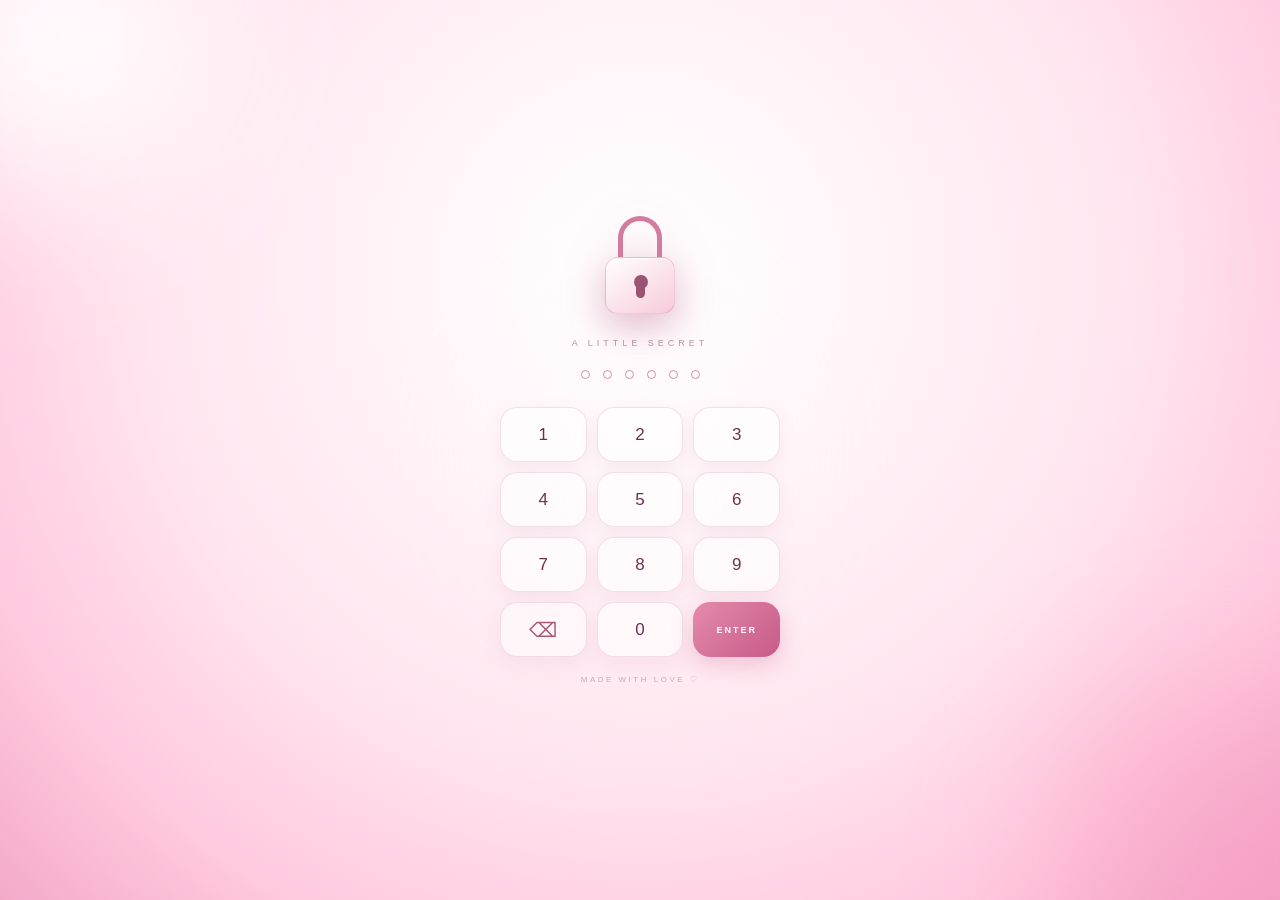
<file: index.html>
<!DOCTYPE html>
<html lang="en">

<head>

    <meta charset="UTF-8">

    <meta
        name="viewport"
        content="width=device-width, initial-scale=1.0, maximum-scale=1.0, user-scalable=no"
    >

    <title>For Fariha 💗</title>

    <style>

        * {
            margin: 0;
            padding: 0;
            box-sizing: border-box;
        }

        html,
        body {
            width: 100%;
            height: 100%;
            overflow: hidden;
            position: fixed;
            inset: 0;
            background: #fff5f9;
        }

        #page {
            position: fixed;
            inset: 0;

            width: 100%;
            height: 100%;

            border: none;

            display: block;
        }

        #music {
            display: none;
        }

    </style>

</head>


<body>


    <!-- =========================
         BACKGROUND MUSIC
    ========================== -->

    <audio
        id="music"
        src="every-breath-you-take-instrumental.mp3"
        preload="auto"
        loop
    ></audio>


    <!-- =========================
         WEBSITE PAGES
    ========================== -->

    <iframe
        id="page"
        src="lock.html"
        allow="autoplay"
    ></iframe>


    <script>

        const music =
            document.getElementById("music");


        /*
            Volume
            0.55 = 55%
        */

        music.volume = 0.55;


        /*
            This function is called
            when the correct PIN is entered.
        */

        window.startMusic = function () {

            if (music.paused) {

                music.play()
                    .then(() => {

                        console.log(
                            "Music started"
                        );

                    })
                    .catch((error) => {

                        console.log(
                            "Music could not start:",
                            error
                        );

                    });

            }

        };


        /*
            Keep music alive even when
            the iframe changes pages.
        */

        window.getMusicTime = function () {

            return music.currentTime;

        };


        /*
            Optional volume control
        */

        window.setMusicVolume = function (
            volume
        ) {

            music.volume = volume;

        };

    </script>


</body>

</html>
</file>
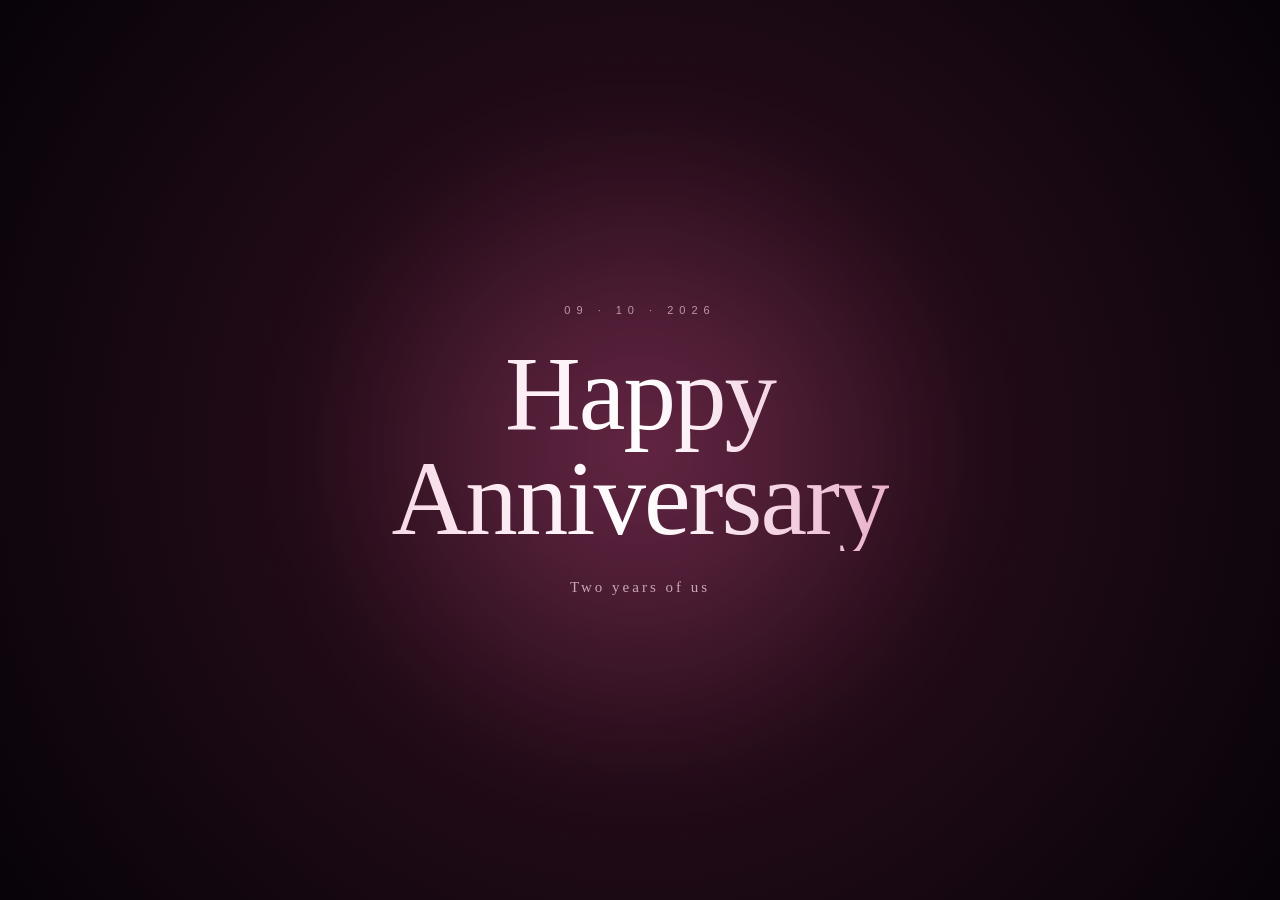
<file: anniversary.html>
<!DOCTYPE html>
<html lang="en">
<head>
    <meta charset="UTF-8">
    <meta name="viewport" content="width=device-width, initial-scale=1.0">

    <title>Happy Anniversary 💗</title>

    <style>
        * {
            margin: 0;
            padding: 0;
            box-sizing: border-box;
        }

        html,
        body {
            width: 100%;
            height: 100%;
            overflow: hidden;
        }

        body {
            background:
                radial-gradient(
                    circle at center,
                    #4b1831 0%,
                    #210b17 45%,
                    #070308 100%
                );

            color: white;
            font-family: Georgia, serif;
        }

        .screen {
            width: 100%;
            height: 100vh;

            display: flex;
            justify-content: center;
            align-items: center;

            position: relative;

            overflow: hidden;
        }

        /* Soft light */

        .light {
            position: absolute;

            width: 450px;
            height: 450px;

            border-radius: 50%;

            background: rgba(255, 120, 180, .12);

            filter: blur(90px);

            animation: lightPulse 4s ease-in-out infinite;
        }

        /* Main text */

        .content {
            text-align: center;

            position: relative;
            z-index: 2;

            animation: contentReveal 2s ease forwards;
        }

        .date {
            font-family: Arial, sans-serif;

            font-size: 11px;

            letter-spacing: 6px;

            text-transform: uppercase;

            color: rgba(255, 220, 235, .65);

            margin-bottom: 25px;

            opacity: 0;

            animation: fadeUp 1.2s ease .4s forwards;
        }

        h1 {
            font-size: clamp(48px, 9vw, 105px);

            font-weight: 400;

            line-height: 1;

            letter-spacing: -2px;

            background:
                linear-gradient(
                    90deg,
                    #f8d9e7,
                    #ffffff,
                    #eab0cc
                );

            -webkit-background-clip: text;
            background-clip: text;

            color: transparent;

            opacity: 0;

            animation:
                titleReveal 1.8s cubic-bezier(.2,.8,.2,1)
                .8s forwards;
        }

        .subtitle {
            margin-top: 28px;

            font-size: 15px;

            letter-spacing: 3px;

            color: rgba(255, 225, 238, .7);

            opacity: 0;

            animation: fadeUp 1.3s ease 1.6s forwards;
        }

        /* Floating hearts */

        .heart {
            position: absolute;

            font-size: 15px;

            opacity: 0;

            animation: floatHeart 4s ease-in-out infinite;
        }

        .heart1 {
            left: 15%;
            top: 25%;
            animation-delay: .5s;
        }

        .heart2 {
            right: 16%;
            top: 30%;
            animation-delay: 1.4s;
        }

        .heart3 {
            left: 25%;
            bottom: 22%;
            animation-delay: 2s;
        }

        .heart4 {
            right: 25%;
            bottom: 25%;
            animation-delay: 2.7s;
        }

        /* Animations */

        @keyframes contentReveal {

            from {
                transform: scale(.92);
            }

            to {
                transform: scale(1);
            }
        }

        @keyframes titleReveal {

            from {
                opacity: 0;
                transform: translateY(35px) scale(.95);
                filter: blur(10px);
            }

            to {
                opacity: 1;
                transform: translateY(0) scale(1);
                filter: blur(0);
            }
        }

        @keyframes fadeUp {

            from {
                opacity: 0;
                transform: translateY(18px);
            }

            to {
                opacity: 1;
                transform: translateY(0);
            }
        }

        @keyframes lightPulse {

            0%,100% {
                transform: scale(.9);
                opacity: .6;
            }

            50% {
                transform: scale(1.15);
                opacity: 1;
            }
        }

        @keyframes floatHeart {

            0% {
                opacity: 0;
                transform: translateY(25px) scale(.7);
            }

            30% {
                opacity: .7;
            }

            70% {
                opacity: .5;
            }

            100% {
                opacity: 0;
                transform: translateY(-35px) scale(1.1);
            }
        }

        /* Mobile */

        @media(max-width:600px) {

            h1 {
                letter-spacing: -1px;
            }

            .date {
                letter-spacing: 4px;
            }

            .subtitle {
                font-size: 12px;
                letter-spacing: 2px;
            }
        }
    </style>
</head>

<body>

    <div class="screen">

        <div class="light"></div>

        <div class="heart heart1">♡</div>
        <div class="heart heart2">♡</div>
        <div class="heart heart3">♡</div>
        <div class="heart heart4">♡</div>

        <div class="content">

            <div class="date">
                09 · 10 · 2026
            </div>

            <h1>
                Happy<br>
                Anniversary
            </h1>

            <div class="subtitle">
                Two years of us
            </div>

        </div>

    </div>


    <script>

        /* Automatically continue after 3.8 seconds */

        setTimeout(() => {

            document.body.style.transition =
                "opacity 1.1s ease, transform 1.1s ease";

            document.body.style.opacity = "0";
            document.body.style.transform =
                "translateY(-45px)";

            setTimeout(() => {

                window.location.href = "lilies.html";

            }, 1100);

        }, 3800);

    </script>

</body>
</html>
</file>
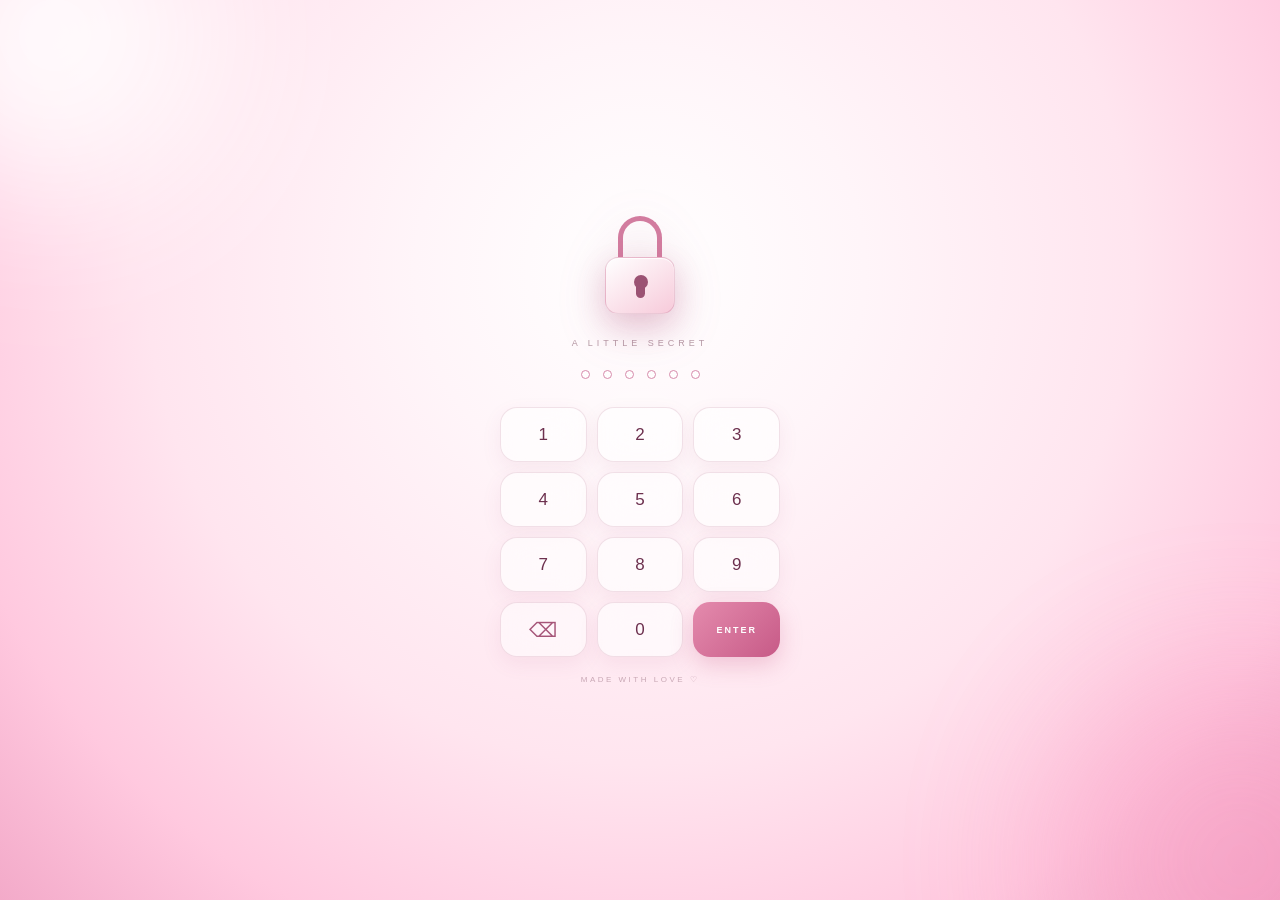
<file: lock.html>
<!DOCTYPE html>
<html lang="en">

<head>

    <meta charset="UTF-8">

    <meta
        name="viewport"
        content="width=device-width, initial-scale=1.0, maximum-scale=1.0, user-scalable=no"
    >

    <title>For Fariha 💗</title>


    <style>

        * {
            margin: 0;
            padding: 0;
            box-sizing: border-box;
        }

        html,
        body {
            width: 100%;
            height: 100%;
            margin: 0;
            padding: 0;
            overflow: hidden;
            position: fixed;
            inset: 0;
            overscroll-behavior: none;
        }

        body {
            display: flex;
            justify-content: center;
            align-items: center;
            font-family: Arial, sans-serif;
            color: #642f49;

            background:
                radial-gradient(
                    circle at 50% 30%,
                    #ffffff 0%,
                    #fff5f9 25%,
                    #ffe5ef 55%,
                    #ffc9df 80%,
                    #f3aac9 100%
                );

            touch-action: none;

            -webkit-user-select: none;
            user-select: none;

            -webkit-touch-callout: none;
        }

        .glow {
            position: fixed;
            border-radius: 50%;
            pointer-events: none;
            filter: blur(75px);
            z-index: 0;
        }

        .glow.one {
            width: 330px;
            height: 330px;
            top: -130px;
            left: -110px;
            background: #ffffff;
            opacity: .9;
        }

        .glow.two {
            width: 380px;
            height: 380px;
            right: -150px;
            bottom: -150px;
            background: #f58eb9;
            opacity: .38;
        }

        .glow.three {
            width: 220px;
            height: 220px;
            left: 50%;
            top: 50%;
            transform: translate(-50%, -50%);
            background: #ffffff;
            opacity: .35;
            filter: blur(100px);
        }

        .petal {
            position: fixed;
            width: 7px;
            height: 11px;
            border-radius: 100% 0 100% 0;
            background: rgba(255,255,255,.75);
            pointer-events: none;
            opacity: 0;
            animation: floatingPetal linear infinite;
        }

        .petal.one {
            left: 12%;
            top: 10%;
            animation-duration: 7s;
        }

        .petal.two {
            left: 82%;
            top: 5%;
            animation-duration: 9s;
            animation-delay: 2s;
        }

        .petal.three {
            left: 25%;
            top: 35%;
            animation-duration: 8s;
            animation-delay: 1s;
        }

        .petal.four {
            left: 75%;
            top: 45%;
            animation-duration: 10s;
            animation-delay: 3s;
        }

        @keyframes floatingPetal {

            0% {
                transform:
                    translateY(-30px)
                    rotate(0deg);
                opacity: 0;
            }

            15% {
                opacity: .7;
            }

            50% {
                transform:
                    translateY(45vh)
                    translateX(25px)
                    rotate(180deg);
                opacity: .45;
            }

            100% {
                transform:
                    translateY(110vh)
                    translateX(-20px)
                    rotate(360deg);
                opacity: 0;
            }
        }

        .lock-screen {
            position: fixed;
            inset: 0;
            width: 100%;
            height: 100dvh;

            display: flex;
            flex-direction: column;
            justify-content: center;
            align-items: center;

            padding: 20px;
            overflow: hidden;
            z-index: 10;
        }

        .lock {
            position: relative;
            width: 82px;
            height: 98px;
            margin-bottom: 24px;

            filter:
                drop-shadow(
                    0 10px 22px
                    rgba(175,65,110,.22)
                );

            animation:
                lockFloat
                3s
                ease-in-out
                infinite;
        }

        .shackle {
            position: absolute;
            width: 44px;
            height: 49px;
            left: 19px;
            top: 0;

            border:
                5px solid
                #d27c9f;

            border-bottom: none;

            border-radius:
                25px 25px 0 0;
        }

        .lock-body {
            position: absolute;
            width: 70px;
            height: 57px;
            left: 6px;
            bottom: 0;

            border-radius: 13px;

            background:
                linear-gradient(
                    145deg,
                    #ffffff,
                    #f7cada
                );

            border:
                1px solid
                rgba(180,85,125,.25);

            box-shadow:
                0 12px 30px
                rgba(180,70,120,.18),

                inset
                0 1px 1px
                rgba(255,255,255,.9);
        }

        .keyhole {
            position: absolute;
            width: 9px;
            height: 18px;
            left: 30px;
            top: 22px;

            background: #9b5273;
            border-radius: 8px;
        }

        .keyhole::before {
            content: "";

            position: absolute;
            width: 14px;
            height: 14px;

            left: -2.5px;
            top: -5px;

            border-radius: 50%;
            background: #9b5273;
        }

        @keyframes lockFloat {

            0%,100% {
                transform: translateY(0);
            }

            50% {
                transform: translateY(-7px);
            }
        }

        .hint {
            font-size: 9px;
            letter-spacing: 4px;
            text-transform: uppercase;
            color: rgba(100,45,70,.48);
            margin-bottom: 16px;
        }

        .dots {
            display: flex;
            justify-content: center;
            align-items: center;
            gap: 13px;
            height: 20px;
            margin-bottom: 23px;
        }

        .dot {
            width: 9px;
            height: 9px;
            border-radius: 50%;

            background:
                rgba(255,255,255,.7);

            border:
                1px solid
                #d68aaa;

            transition: .25s ease;
        }

        .dot.active {
            background: #d65b90;
            border-color: #d65b90;

            box-shadow:
                0 0 13px
                rgba(214,91,144,.6);

            transform: scale(1.18);
        }

        .keypad {
            width: min(280px, 85vw);

            display: grid;

            grid-template-columns:
                repeat(3, 1fr);

            gap: 10px;
        }

        .key {
            height: 55px;
            border-radius: 17px;

            border:
                1px solid
                rgba(170,80,120,.16);

            background:
                rgba(255,255,255,.62);

            backdrop-filter: blur(15px);
            -webkit-backdrop-filter: blur(15px);

            color: #6d304e;
            font-size: 17px;
            cursor: pointer;

            box-shadow:
                0 7px 20px
                rgba(170,70,110,.08);

            transition:
                transform .15s ease,
                background .2s ease,
                box-shadow .2s ease;
        }

        .key:hover {
            background:
                rgba(255,255,255,.9);

            box-shadow:
                0 10px 25px
                rgba(170,70,110,.13);
        }

        .key:active {
            transform: scale(.91);
        }

        .key.enter {
            border: none;
            color: white;

            font-size: 9px;
            font-weight: 600;
            letter-spacing: 2px;

            background:
                linear-gradient(
                    135deg,
                    #e48bad,
                    #c75a87
                );

            box-shadow:
                0 8px 22px
                rgba(195,75,125,.25);
        }

        .key.delete {
            font-size: 20px;
            color: #a65578;

            background:
                rgba(255,255,255,.5);
        }

        .private {
            margin-top: 18px;

            font-size: 8px;
            letter-spacing: 2.5px;
            text-transform: uppercase;

            color:
                rgba(100,45,70,.35);
        }

        .shake {
            animation:
                shake
                .35s
                ease;
        }

        @keyframes shake {

            0%,100% {
                transform: translateX(0);
            }

            25% {
                transform: translateX(-8px);
            }

            75% {
                transform: translateX(8px);
            }
        }

        @media(max-height: 680px) {

            .lock {
                transform: scale(.78);
                margin-bottom: 8px;
            }

            .hint {
                margin-bottom: 9px;
            }

            .dots {
                margin-bottom: 13px;
            }

            .keypad {
                gap: 7px;
            }

            .key {
                height: 45px;
                border-radius: 14px;
            }

            .private {
                margin-top: 10px;
            }
        }

        @media(max-width: 350px) {

            .keypad {
                width: 250px;
            }

            .key {
                height: 50px;
            }

            .dots {
                gap: 11px;
            }
        }

    </style>

</head>


<body>


    <div class="glow one"></div>
    <div class="glow two"></div>
    <div class="glow three"></div>


    <div class="petal one"></div>
    <div class="petal two"></div>
    <div class="petal three"></div>
    <div class="petal four"></div>


    <main
        class="lock-screen"
        id="lockScreen"
    >

        <div class="lock">

            <div class="shackle"></div>

            <div class="lock-body">

                <div class="keyhole"></div>

            </div>

        </div>


        <div class="hint">
            A little secret
        </div>


        <div class="dots">

            <span class="dot"></span>
            <span class="dot"></span>
            <span class="dot"></span>
            <span class="dot"></span>
            <span class="dot"></span>
            <span class="dot"></span>

        </div>


        <div class="keypad">


            <button
                class="key"
                onclick="press(1)"
            >
                1
            </button>


            <button
                class="key"
                onclick="press(2)"
            >
                2
            </button>


            <button
                class="key"
                onclick="press(3)"
            >
                3
            </button>


            <button
                class="key"
                onclick="press(4)"
            >
                4
            </button>


            <button
                class="key"
                onclick="press(5)"
            >
                5
            </button>


            <button
                class="key"
                onclick="press(6)"
            >
                6
            </button>


            <button
                class="key"
                onclick="press(7)"
            >
                7
            </button>


            <button
                class="key"
                onclick="press(8)"
            >
                8
            </button>


            <button
                class="key"
                onclick="press(9)"
            >
                9
            </button>


            <button
                class="key delete"
                onclick="deleteLast()"
            >
                ⌫
            </button>


            <button
                class="key"
                onclick="press(0)"
            >
                0
            </button>


            <button
                class="key enter"
                onclick="checkPIN()"
            >
                ENTER
            </button>


        </div>


        <div class="private">
            made with love ♡
        </div>


    </main>


    <script>

        /* =========================
           PIN SYSTEM
        ========================== */

        const correctPIN = "091721";

        let enteredPIN = "";


        const dots =
            document.querySelectorAll(".dot");


        const lockScreen =
            document.getElementById("lockScreen");


        /* =========================
           NUMBER PRESS
        ========================== */

        function press(number) {

            if (enteredPIN.length >= 6) {
                return;
            }

            enteredPIN += number;

            updateDots();

        }


        /* =========================
           DELETE
        ========================== */

        function deleteLast() {

            enteredPIN =
                enteredPIN.slice(0, -1);

            updateDots();

        }


        /* =========================
           UPDATE DOTS
        ========================== */

        function updateDots() {

            dots.forEach(
                (dot, index) => {

                    if (
                        index <
                        enteredPIN.length
                    ) {

                        dot.classList.add(
                            "active"
                        );

                    } else {

                        dot.classList.remove(
                            "active"
                        );

                    }

                }
            );

        }


        /* =========================
           CHECK PIN
        ========================== */

        function checkPIN() {

            if (
                enteredPIN ===
                correctPIN
            ) {

                /*
                 * START MUSIC
                 * The audio is controlled
                 * by the parent index.html.
                 */

                if (
                    window.parent &&
                    window.parent !== window &&
                    typeof window.parent.startMusic === "function"
                ) {

                    window.parent.startMusic();

                }


                /*
                 * Fade out lock screen
                 */

                document.body.style.transition =
                    "opacity 1s ease, transform 1s ease";

                document.body.style.opacity =
                    "0";

                document.body.style.transform =
                    "translateY(-30px)";


                /*
                 * Move to unlocked page
                 */

                setTimeout(() => {

                    window.location.href =
                        "unlocked.html";

                }, 1000);


            } else {

                /*
                 * Wrong PIN shake
                 */

                lockScreen.classList.remove(
                    "shake"
                );

                void lockScreen.offsetWidth;

                lockScreen.classList.add(
                    "shake"
                );


                /*
                 * Go to error page
                 */

                setTimeout(() => {

                    window.location.href =
                        "error.html";

                }, 400);

            }

        }

    </script>


</body>

</html>
</file>
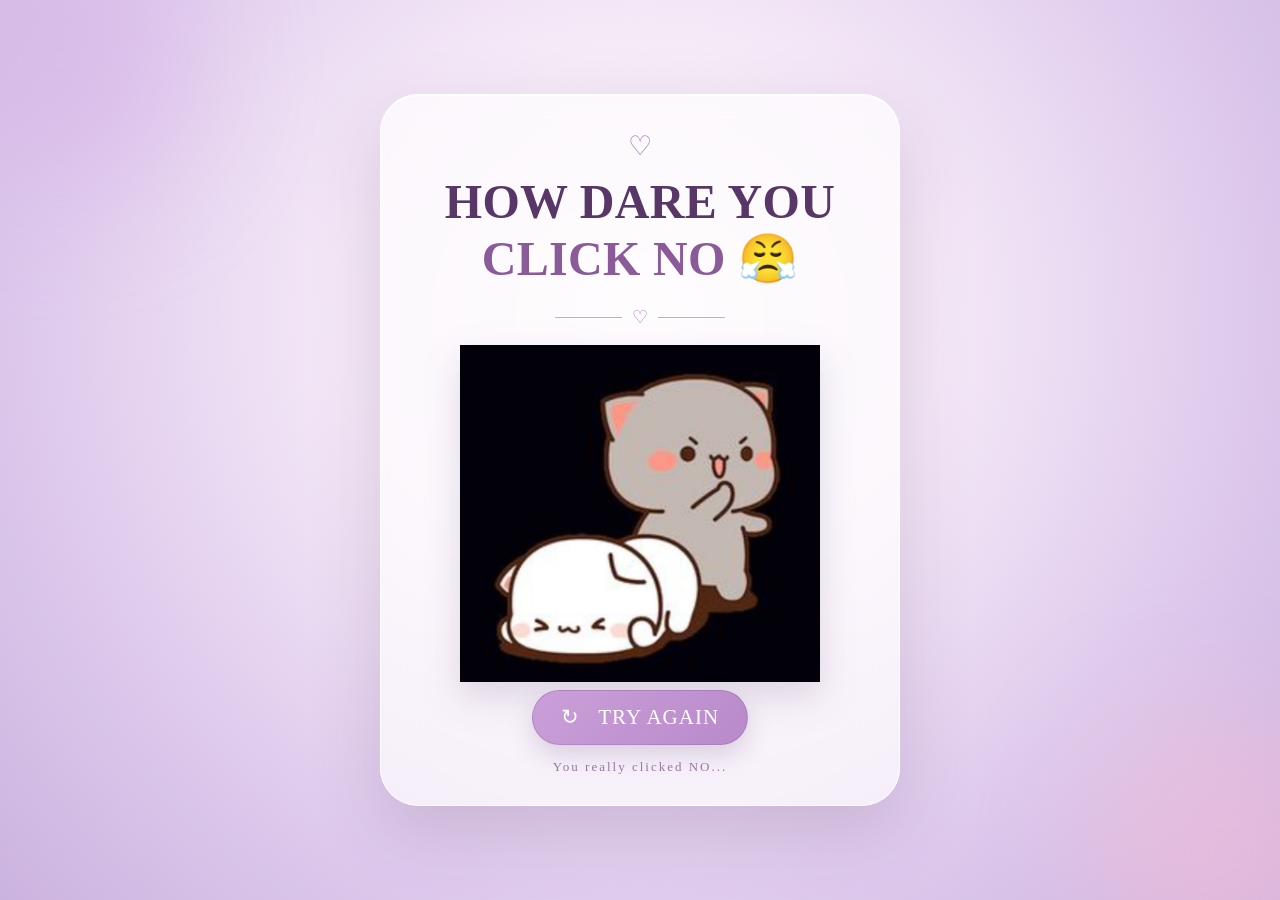
<file: no.html>
<!DOCTYPE html>
<html lang="en">
<head>
    <meta charset="UTF-8">
    <meta name="viewport" content="width=device-width, initial-scale=1.0, maximum-scale=1.0, user-scalable=no">

    <title>Really? 😭</title>

    <style>
        * {
            margin: 0;
            padding: 0;
            box-sizing: border-box;
        }

        html,
        body {
            width: 100%;
            height: 100%;
            overflow: hidden;
            position: fixed;
            inset: 0;
        }

        body {
            font-family: "Times New Roman", Times, serif;
            color: #50385f;

            background:
                radial-gradient(
                    circle at 50% 35%,
                    #fff8fc 0%,
                    #f4e8f7 35%,
                    #dfcbed 68%,
                    #cbb3df 100%
                );
        }

        /* Soft background glow */

        body::before,
        body::after {
            content: "";
            position: fixed;

            border-radius: 50%;

            filter: blur(60px);

            pointer-events: none;
        }

        body::before {
            width: 260px;
            height: 260px;

            top: -70px;
            left: -70px;

            background: rgba(216, 181, 232, .55);
        }

        body::after {
            width: 280px;
            height: 280px;

            right: -90px;
            bottom: -90px;

            background: rgba(247, 190, 218, .5);
        }

        /* Main */

        .page {
            width: 100%;
            height: 100vh;

            display: flex;
            justify-content: center;
            align-items: center;

            padding: 18px;

            animation: pageIn .9s ease forwards;
        }

        .card {
            width: min(92vw, 520px);
            min-height: 650px;

            padding: 35px 25px 30px;

            display: flex;
            flex-direction: column;
            align-items: center;
            justify-content: center;

            text-align: center;

            background: rgba(255, 255, 255, .66);

            border: 1px solid rgba(255,255,255,.9);

            border-radius: 38px;

            box-shadow:
                0 25px 70px rgba(88, 57, 105, .20),
                inset 0 1px 0 rgba(255,255,255,.95);

            backdrop-filter: blur(18px);
            -webkit-backdrop-filter: blur(18px);

            position: relative;
        }

        /* Top heart */

        .top-heart {
            font-size: 27px;

            color: #a77ab8;

            margin-bottom: 15px;

            animation:
                fadeDown .8s ease both,
                softBeat 2.5s ease-in-out 1s infinite;
        }

        /* Message */

        .message {
            font-family: "Times New Roman", Times, serif;

            font-size: clamp(34px, 8vw, 48px);

            line-height: 1.05;

            font-weight: 700;

            color: #583768;

            letter-spacing: .3px;

            animation: shakeIn .8s ease .15s both;
        }

        .message span {
            display: block;

            color: #8a5b98;

            margin-top: 7px;
        }

        /* Divider */

        .divider {
            display: flex;
            align-items: center;

            width: 170px;

            gap: 10px;

            margin: 22px 0 12px;

            color: #ad7abb;

            animation: fadeUp .8s ease .3s both;
        }

        .divider::before,
        .divider::after {
            content: "";

            height: 1px;

            flex: 1;

            background: #c9a6d3;
        }

        .divider span {
            font-size: 18px;
        }

        /* Sticker */

        .sticker {
            width: min(360px, 80vw);

            height: auto;

            object-fit: contain;

            margin-top: 5px;

            filter:
                drop-shadow(
                    0 15px 18px rgba(83, 54, 99, .17)
                );

            animation:
                stickerIn 1s cubic-bezier(.2,.8,.2,1) .35s both,
                stickerFloat 4s ease-in-out 1.4s infinite;
        }

        /* Try again */

        .try-again {
            margin-top: 8px;

            min-width: 185px;
            height: 55px;

            padding: 0 28px;

            border-radius: 30px;

            border: 1px solid rgba(126, 86, 143, .3);

            background:
                linear-gradient(
                    135deg,
                    #caa0d9,
                    #b989ca
                );

            color: white;

            font-family: "Times New Roman", Times, serif;

            font-size: 21px;

            letter-spacing: 1px;

            cursor: pointer;

            box-shadow:
                0 10px 25px rgba(111, 71, 128, .22);

            transition:
                transform .25s ease,
                box-shadow .25s ease;

            animation: fadeUp .9s ease .65s both;

            -webkit-tap-highlight-color: transparent;
        }

        .try-again:hover {
            transform: translateY(-3px);

            box-shadow:
                0 14px 30px rgba(111, 71, 128, .30);
        }

        .try-again:active {
            transform: scale(.94);
        }

        /* Tiny text */

        .tiny {
            margin-top: 14px;

            font-size: 13px;

            letter-spacing: 2px;

            color: #9875a3;

            opacity: .75;

            animation: fadeUp .9s ease .8s both;
        }

        /* Animations */

        @keyframes pageIn {
            from {
                opacity: 0;
                transform: scale(.96);
            }

            to {
                opacity: 1;
                transform: scale(1);
            }
        }

        @keyframes fadeDown {
            from {
                opacity: 0;
                transform: translateY(-12px);
            }

            to {
                opacity: 1;
                transform: translateY(0);
            }
        }

        @keyframes fadeUp {
            from {
                opacity: 0;
                transform: translateY(15px);
            }

            to {
                opacity: 1;
                transform: translateY(0);
            }
        }

        @keyframes shakeIn {
            0% {
                opacity: 0;
                transform: scale(.75);
            }

            70% {
                transform: scale(1.04);
            }

            100% {
                opacity: 1;
                transform: scale(1);
            }
        }

        @keyframes stickerIn {
            from {
                opacity: 0;
                transform: scale(.55) translateY(35px);
            }

            to {
                opacity: 1;
                transform: scale(1) translateY(0);
            }
        }

        @keyframes stickerFloat {
            0%, 100% {
                transform: translateY(0);
            }

            50% {
                transform: translateY(-8px);
            }
        }

        @keyframes softBeat {
            0%, 100% {
                transform: scale(1);
            }

            50% {
                transform: scale(1.12);
            }
        }

        /* Smaller screens */

        @media (max-width: 600px) {

            .page {
                padding: 12px;
            }

            .card {
                width: 94vw;

                min-height: 620px;

                padding: 28px 18px;
                border-radius: 32px;
            }

            .message {
                font-size: clamp(32px, 9vw, 43px);
            }

            .sticker {
                width: min(330px, 82vw);
            }

            .try-again {
                height: 52px;

                min-width: 175px;

                font-size: 20px;
            }
        }

        @media (max-height: 720px) {

            .card {
                min-height: 560px;

                padding-top: 20px;
                padding-bottom: 20px;
            }

            .top-heart {
                margin-bottom: 8px;
            }

            .message {
                font-size: 35px;
            }

            .divider {
                margin: 14px 0 5px;
            }

            .sticker {
                width: 245px;
            }

            .try-again {
                height: 48px;
                margin-top: 3px;
            }

            .tiny {
                margin-top: 8px;
            }
        }
    </style>
</head>

<body>

    <main class="page">

        <section class="card">

            <div class="top-heart">♡</div>

            <h1 class="message">
                HOW DARE YOU
                <span>CLICK NO 😤</span>
            </h1>

            <div class="divider">
                <span>♡</span>
            </div>

            <!-- BIG STICKER -->
            <img
                class="sticker"
                src="./no-picture.jpg"
                alt="Cute cats"
            >

            <button
                class="try-again"
                onclick="tryAgain()"
            >
                ↻ &nbsp; TRY AGAIN
            </button>

            <div class="tiny">
                You really clicked NO...
            </div>

        </section>

    </main>


    <script>

        function tryAgain() {

            document.body.style.transition =
                "opacity .7s ease, transform .7s ease";

            document.body.style.opacity = "0";

            document.body.style.transform =
                "translateX(30px)";

            setTimeout(() => {

                window.location.href =
                    "unlocked.html";

            }, 700);
        }

    </script>

</body>
</html>
</file>
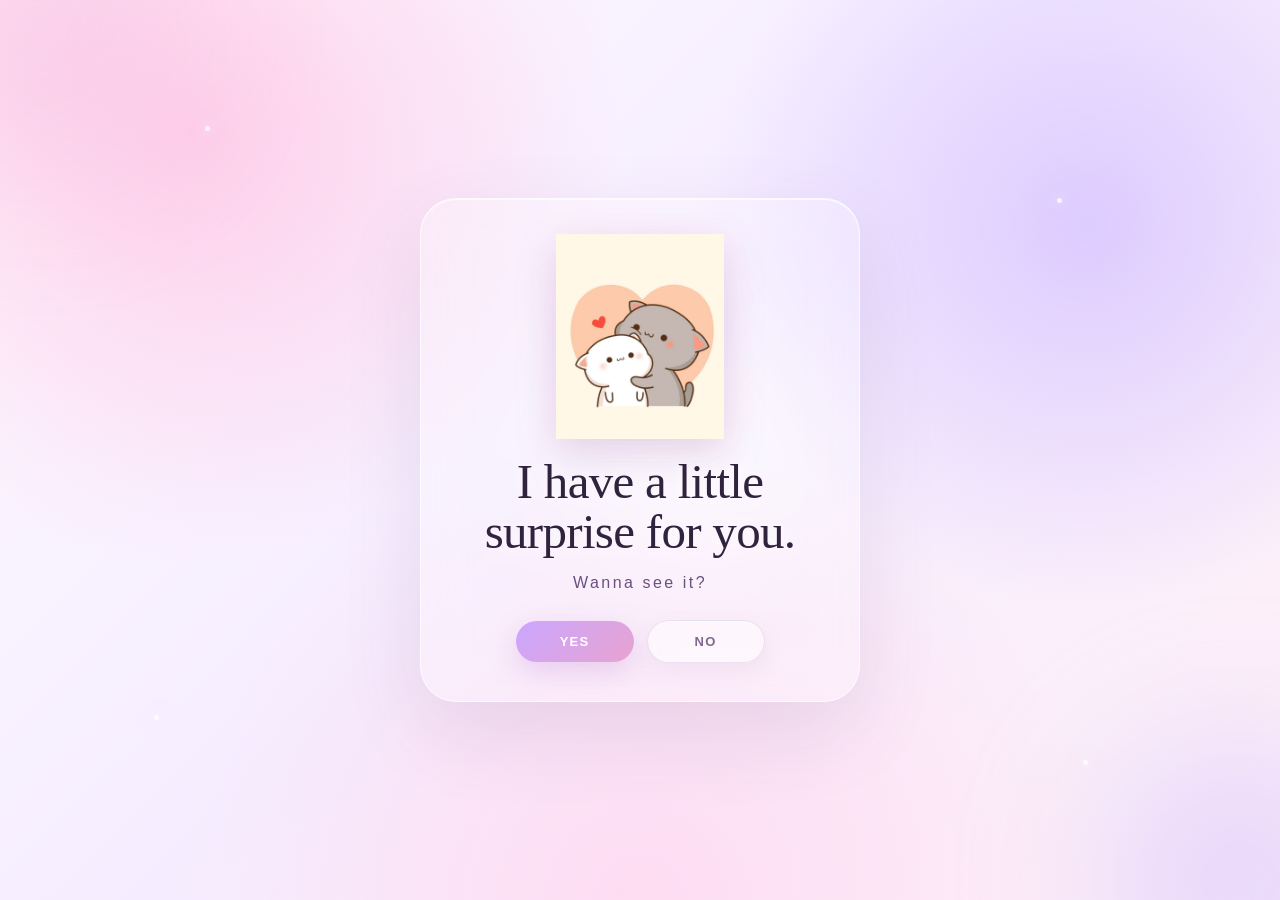
<file: unlocked.html>
<!DOCTYPE html>
<html lang="en">
<head>
    <meta charset="UTF-8">

    <meta
        name="viewport"
        content="width=device-width, initial-scale=1.0, maximum-scale=1.0, user-scalable=no"
    >

    <title>A Little Surprise 💗</title>

    <style>
        * {
            margin: 0;
            padding: 0;
            box-sizing: border-box;
        }

        html,
        body {
            width: 100%;
            height: 100%;
            overflow: hidden;
        }

        body {
            position: fixed;
            inset: 0;

            display: flex;
            justify-content: center;
            align-items: center;

            font-family: "Times New Roman", serif;

            background:
                radial-gradient(
                    circle at 15% 15%,
                    rgba(255, 190, 225, 0.7),
                    transparent 32%
                ),
                radial-gradient(
                    circle at 85% 25%,
                    rgba(207, 185, 255, 0.65),
                    transparent 30%
                ),
                radial-gradient(
                    circle at 50% 100%,
                    rgba(255, 215, 240, 0.8),
                    transparent 42%
                ),
                linear-gradient(
                    135deg,
                    #fffaff 0%,
                    #f5edff 48%,
                    #fff0f7 100%
                );

            color: #30233d;
        }

        .glow {
            position: fixed;
            width: 280px;
            height: 280px;
            border-radius: 50%;
            filter: blur(75px);
            opacity: 0.45;
            pointer-events: none;
        }

        .glow.one {
            background: #f7b9df;
            top: -110px;
            left: -100px;
        }

        .glow.two {
            background: #cdb7ff;
            bottom: -120px;
            right: -100px;
        }

        .glow.three {
            background: #ffffff;
            width: 220px;
            height: 220px;
            top: 38%;
            left: 45%;
            opacity: 0.7;
        }

        .sparkle {
            position: fixed;
            width: 5px;
            height: 5px;
            border-radius: 50%;
            background: white;
            box-shadow:
                0 0 12px white,
                0 0 22px rgba(238, 190, 255, 0.8);
            opacity: 0.75;
            pointer-events: none;
            animation: float 5s ease-in-out infinite;
        }

        .s1 {
            top: 14%;
            left: 16%;
        }

        .s2 {
            top: 22%;
            right: 17%;
            animation-delay: 1s;
        }

        .s3 {
            bottom: 20%;
            left: 12%;
            animation-delay: 2s;
        }

        .s4 {
            bottom: 15%;
            right: 15%;
            animation-delay: 3s;
        }

        .container {
            position: relative;
            z-index: 5;
            width: min(92%, 440px);
            text-align: center;
            padding: 35px 24px 38px;
            border-radius: 36px;

            background: rgba(255, 255, 255, 0.25);

            border: 1px solid rgba(255, 255, 255, 0.65);

            box-shadow:
                0 30px 80px rgba(101, 71, 125, 0.12),
                inset 0 1px 0 rgba(255, 255, 255, 0.75);

            backdrop-filter: blur(22px);
            -webkit-backdrop-filter: blur(22px);

            animation:
                containerIn
                1s
                cubic-bezier(.2,.8,.2,1)
                forwards;
        }

        .picture-area {
            position: relative;
            width: 250px;
            height: 205px;
            margin: 0 auto 18px;

            display: flex;
            justify-content: center;
            align-items: center;

            animation:
                pictureIn
                1s
                ease
                0.15s
                both;
        }

        .picture-area::before {
            content: "";

            position: absolute;

            width: 190px;
            height: 150px;

            border-radius: 50%;

            background:
                radial-gradient(
                    circle,
                    rgba(255, 198, 231, 0.75),
                    rgba(216, 194, 255, 0.45),
                    transparent 72%
                );

            filter: blur(20px);

            z-index: -1;
        }

        .sticker {
            width: 100%;
            height: 100%;

            object-fit: contain;

            display: block;

            filter:
                drop-shadow(
                    0 15px 20px
                    rgba(111, 73, 130, 0.16)
                )
                drop-shadow(
                    0 0 15px
                    rgba(255, 220, 244, 0.6)
                );

            animation:
                gentleFloat
                4s
                ease-in-out
                infinite;
        }

        .main-text {
            font-size: clamp(35px, 8vw, 49px);

            line-height: 1.02;

            font-weight: 400;

            letter-spacing: -0.7px;

            color: #30233d;

            margin-bottom: 17px;

            text-shadow:
                0 2px 15px
                rgba(255, 255, 255, 0.8);

            animation:
                textIn
                0.9s
                ease
                0.4s
                both;
        }

        .main-text span {
            display: block;
        }

        .subtitle {
            font-family: Arial, sans-serif;

            /* একটু বড় করা হয়েছে */
            font-size: 16px;

            letter-spacing: 2.5px;

            /* একটু deeper purple */
            color: #6b4f7d;

            margin-bottom: 28px;

            animation:
                textIn
                0.9s
                ease
                0.55s
                both;
        }

        .buttons {
            display: flex;
            justify-content: center;
            align-items: center;

            gap: 13px;

            animation:
                textIn
                0.9s
                ease
                0.7s
                both;
        }

        button {
            min-width: 118px;

            padding: 13px 25px;

            border-radius: 999px;

            border: none;
            outline: none;

            font-family: Arial, sans-serif;

            font-size: 13px;

            font-weight: 600;

            letter-spacing: 1.2px;

            cursor: pointer;

            transition:
                transform 0.25s ease,
                box-shadow 0.25s ease;
        }

        .yes {
            color: white;

            background:
                linear-gradient(
                    135deg,
                    #caa6ff,
                    #e8a3d0
                );

            box-shadow:
                0 10px 28px
                rgba(180, 125, 210, 0.28);
        }

        .yes:hover {
            transform: translateY(-3px);

            box-shadow:
                0 15px 35px
                rgba(180, 125, 210, 0.38);
        }

        .no {
            color: #80698f;

            background:
                rgba(255, 255, 255, 0.55);

            border:
                1px solid
                rgba(180, 150, 200, 0.25);

            box-shadow:
                0 8px 22px
                rgba(120, 90, 140, 0.08);
        }

        .no:hover {
            transform: translateY(-3px);

            background:
                rgba(255, 255, 255, 0.8);
        }

        button:active {
            transform: scale(0.96);
        }

        @keyframes containerIn {
            from {
                opacity: 0;
                transform:
                    translateY(25px)
                    scale(0.96);
            }

            to {
                opacity: 1;
                transform:
                    translateY(0)
                    scale(1);
            }
        }

        @keyframes pictureIn {
            from {
                opacity: 0;
                transform:
                    translateY(-20px)
                    scale(0.88);
            }

            to {
                opacity: 1;
                transform:
                    translateY(0)
                    scale(1);
            }
        }

        @keyframes gentleFloat {
            0%,
            100% {
                transform:
                    translateY(0);
            }

            50% {
                transform:
                    translateY(-7px);
            }
        }

        @keyframes textIn {
            from {
                opacity: 0;
                transform:
                    translateY(14px);
            }

            to {
                opacity: 1;
                transform:
                    translateY(0);
            }
        }

        @keyframes float {
            0%,
            100% {
                transform:
                    translateY(0);

                opacity: 0.35;
            }

            50% {
                transform:
                    translateY(-14px);

                opacity: 0.9;
            }
        }

        @media (max-height: 650px) {

            .container {
                padding:
                    20px
                    20px
                    25px;
            }

            .picture-area {
                width: 190px;
                height: 145px;

                margin-bottom: 12px;
            }

            .main-text {
                font-size: 32px;

                margin-bottom: 10px;
            }

            .subtitle {
                margin-bottom: 17px;
            }

            button {
                padding:
                    11px
                    22px;
            }
        }
    </style>
</head>

<body>

    <div class="glow one"></div>
    <div class="glow two"></div>
    <div class="glow three"></div>

    <div class="sparkle s1"></div>
    <div class="sparkle s2"></div>
    <div class="sparkle s3"></div>
    <div class="sparkle s4"></div>

    <main class="container">

        <div class="picture-area">

            <img
                class="sticker"
                src="./surprise-cats.jpg"
                alt="Cute cats"
            >

        </div>

        <div class="main-text">

            <span>I have a little</span>

            <span>surprise for you.</span>

        </div>

        <div class="subtitle">
            Wanna see it?
        </div>

        <div class="buttons">

            <button
                class="yes"
                onclick="goYes()"
            >
                YES
            </button>

            <button
                class="no"
                onclick="goNo()"
            >
                NO
            </button>

        </div>

    </main>

    <script>

        function goYes() {

            window.location.href =
                "anniversary.html";

        }

        function goNo() {

            window.location.href =
                "no.html";

        }

    </script>

</body>
</html>
</file>
